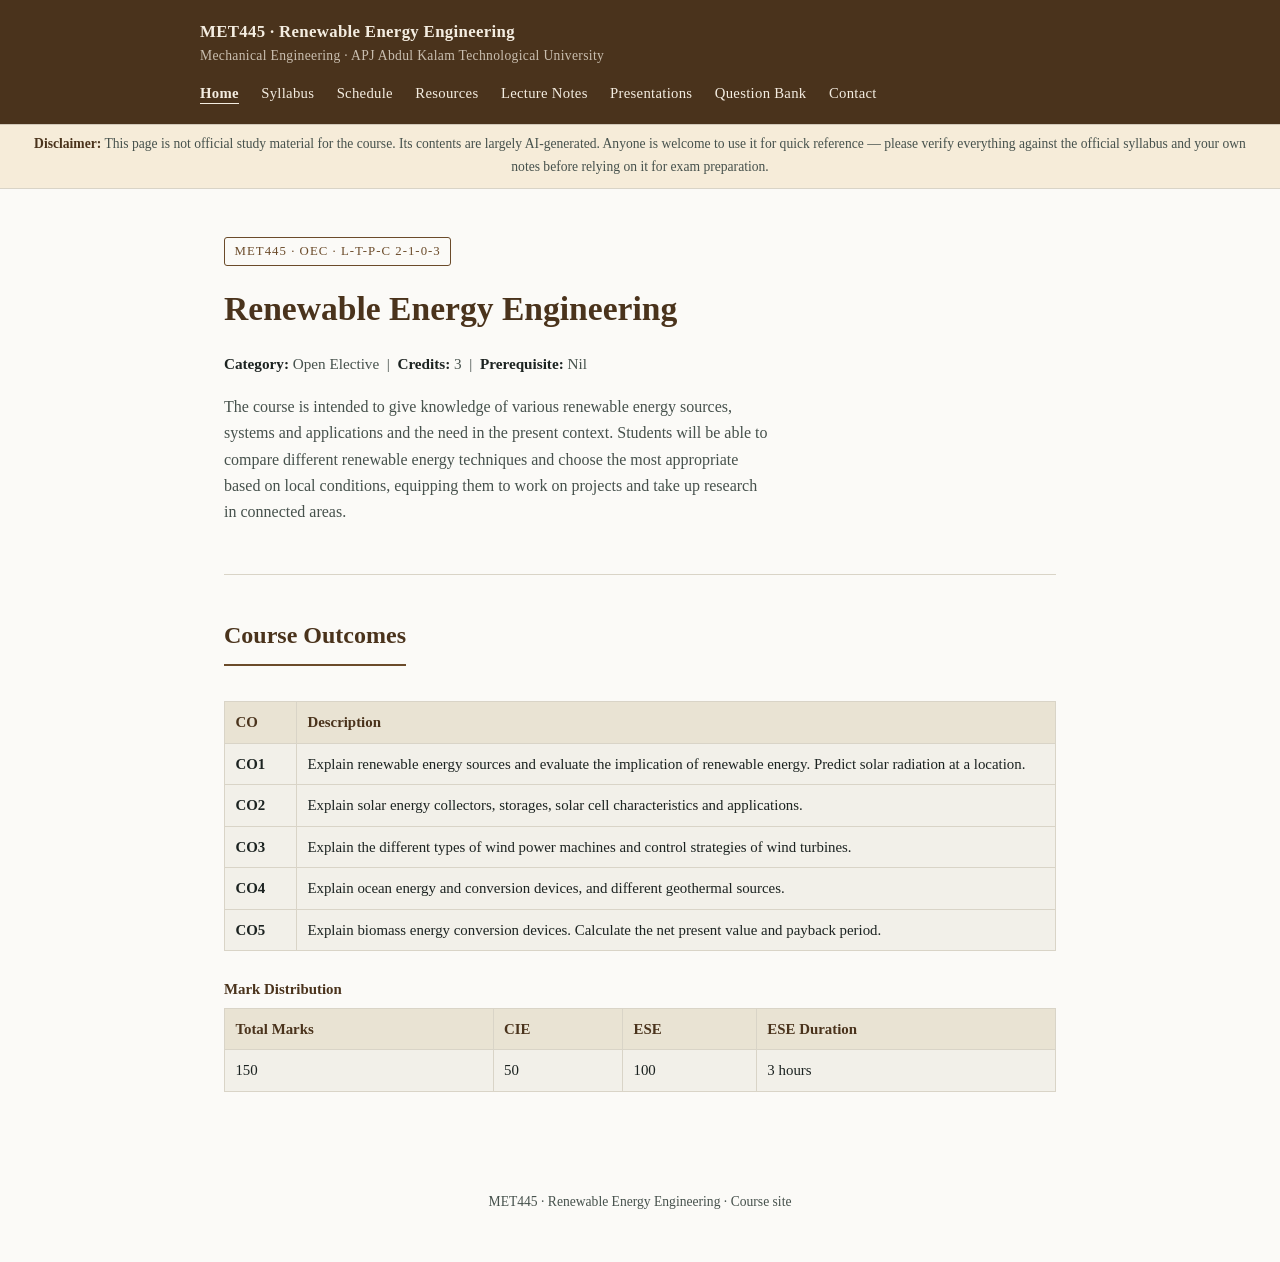
<file: index.html>
<!DOCTYPE html>
<html lang="en">
<head>
<meta charset="UTF-8">
<meta name="viewport" content="width=device-width, initial-scale=1.0">
<meta name="robots" content="noindex, nofollow">
<title>Home &middot; MET445 Renewable Energy Engineering</title>
<link rel="icon" href="favicon.svg" type="image/svg+xml">
<link rel="stylesheet" href="style.css">
</head>
<body>

<header class="site-header">
  <div class="header-inner">
    <div class="brand">
      <strong>MET445 &middot; Renewable Energy Engineering</strong>
      <span>Mechanical Engineering &middot; APJ Abdul Kalam Technological University</span>
    </div>
    <nav class="site-nav">
      <ul>
        <li><a href="index.html" class="active">Home</a></li>
        <li><a href="syllabus.html">Syllabus</a></li>
        <li><a href="schedule.html">Schedule</a></li>
        <li><a href="resources.html">Resources</a></li>
        <li><a href="lecture-notes.html">Lecture Notes</a></li>
        <li><a href="presentations.html">Presentations</a></li>
        <li><a href="question-bank.html">Question Bank</a></li>
        <li><a href="contact.html">Contact</a></li>
      </ul>
    </nav>
  </div>
</header>

<div class="disclaimer">
  <strong>Disclaimer:</strong> This page is not official study material for the course. Its contents are largely AI-generated. Anyone is welcome to use it for quick reference &mdash; please verify everything against the official syllabus and your own notes before relying on it for exam preparation.
</div>

<main>

  <section class="hero">
    <span class="code">MET445 &middot; OEC &middot; L-T-P-C 2-1-0-3</span>
    <h1>Renewable Energy Engineering</h1>
    <p class="meta"><strong>Category:</strong> Open Elective &nbsp;|&nbsp; <strong>Credits:</strong> 3 &nbsp;|&nbsp; <strong>Prerequisite:</strong> Nil</p>
    <p class="preamble">
      The course is intended to give knowledge of various renewable energy sources, systems and applications
      and the need in the present context. Students will be able to compare different renewable energy
      techniques and choose the most appropriate based on local conditions, equipping them to work on projects
      and take up research in connected areas.
    </p>
  </section>

  <section id="outcomes">
    <h2>Course Outcomes</h2>
    <table class="co-table">
      <thead>
        <tr><th>CO</th><th>Description</th></tr>
      </thead>
      <tbody>
        <tr><td>CO1</td><td>Explain renewable energy sources and evaluate the implication of renewable energy. Predict solar radiation at a location.</td></tr>
        <tr><td>CO2</td><td>Explain solar energy collectors, storages, solar cell characteristics and applications.</td></tr>
        <tr><td>CO3</td><td>Explain the different types of wind power machines and control strategies of wind turbines.</td></tr>
        <tr><td>CO4</td><td>Explain ocean energy and conversion devices, and different geothermal sources.</td></tr>
        <tr><td>CO5</td><td>Explain biomass energy conversion devices. Calculate the net present value and payback period.</td></tr>
      </tbody>
    </table>

    <table>
      <caption>Mark Distribution</caption>
      <thead><tr><th>Total Marks</th><th>CIE</th><th>ESE</th><th>ESE Duration</th></tr></thead>
      <tbody><tr><td>150</td><td>50</td><td>100</td><td>3 hours</td></tr></tbody>
    </table>
  </section>

</main>

<footer>
  MET445 &middot; Renewable Energy Engineering &middot; Course site
</footer>

</body>
</html>
</file>
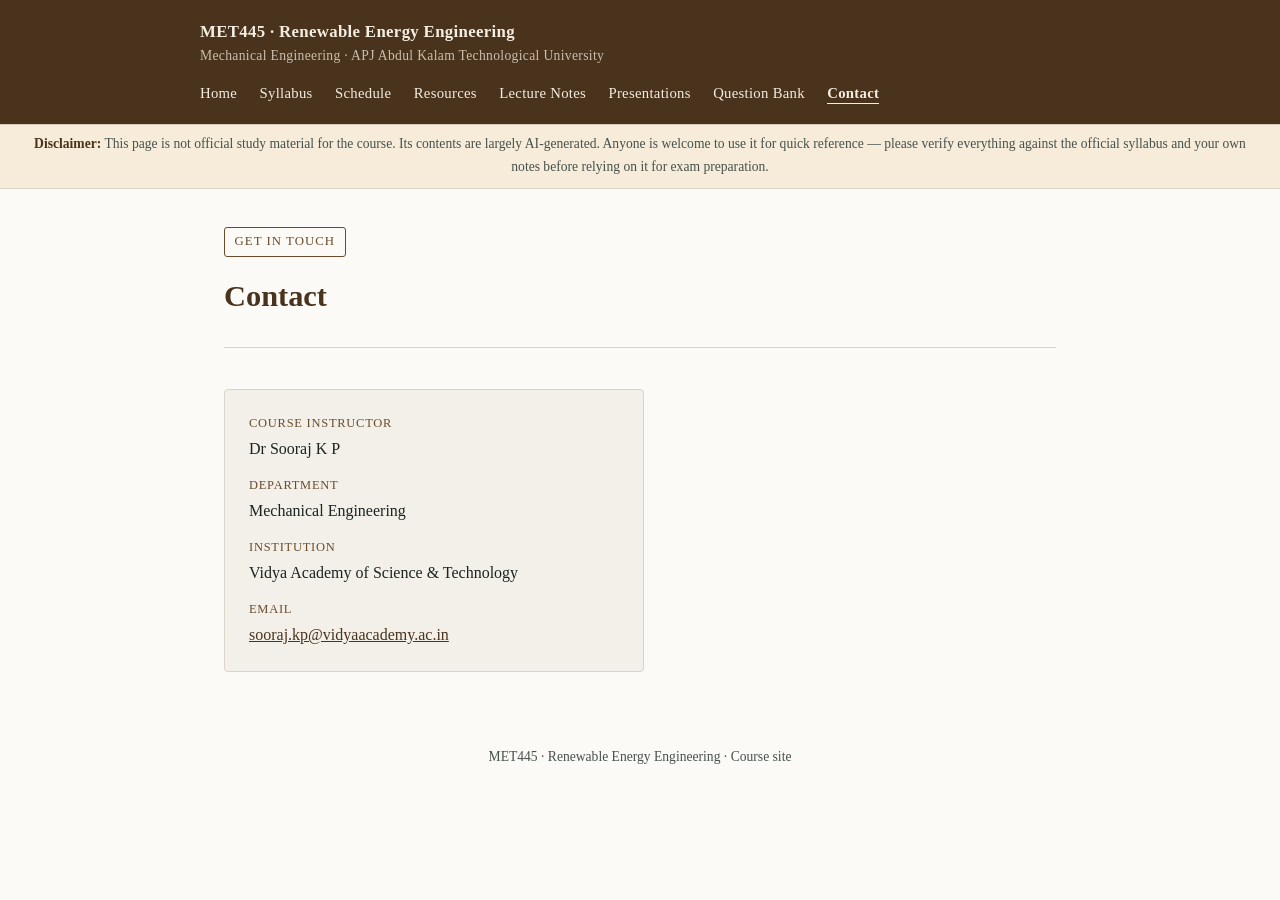
<file: contact.html>
<!DOCTYPE html>
<html lang="en">
<head>
<meta charset="UTF-8">
<meta name="viewport" content="width=device-width, initial-scale=1.0">
<meta name="robots" content="noindex, nofollow">
<title>Contact &middot; MET445 Renewable Energy Engineering</title>
<link rel="icon" href="favicon.svg" type="image/svg+xml">
<link rel="stylesheet" href="style.css">
</head>
<body>

<header class="site-header">
  <div class="header-inner">
    <div class="brand">
      <strong>MET445 &middot; Renewable Energy Engineering</strong>
      <span>Mechanical Engineering &middot; APJ Abdul Kalam Technological University</span>
    </div>
    <nav class="site-nav">
      <ul>
        <li><a href="index.html">Home</a></li>
        <li><a href="syllabus.html">Syllabus</a></li>
        <li><a href="schedule.html">Schedule</a></li>
        <li><a href="resources.html">Resources</a></li>
        <li><a href="lecture-notes.html">Lecture Notes</a></li>
        <li><a href="presentations.html">Presentations</a></li>
        <li><a href="question-bank.html">Question Bank</a></li>
        <li><a href="contact.html" class="active">Contact</a></li>
      </ul>
    </nav>
  </div>
</header>

<div class="disclaimer">
  <strong>Disclaimer:</strong> This page is not official study material for the course. Its contents are largely AI-generated. Anyone is welcome to use it for quick reference &mdash; please verify everything against the official syllabus and your own notes before relying on it for exam preparation.
</div>

<main>

  <div class="page-title">
    <span class="code">Get in Touch</span>
    <h1>Contact</h1>
  </div>

  <section id="contact">
    <div class="contact-card">
      <dl>
        <dt>Course Instructor</dt>
        <dd>Dr Sooraj K P</dd>
        <dt>Department</dt>
        <dd>Mechanical Engineering</dd>
        <dt>Institution</dt>
        <dd>Vidya Academy of Science &amp; Technology</dd>
        <dt>Email</dt>
        <dd><a href="mailto:sooraj.kp@vidyaacademy.ac.in">sooraj.kp@vidyaacademy.ac.in</a></dd>
      </dl>
    </div>
  </section>

</main>

<footer>
  MET445 &middot; Renewable Energy Engineering &middot; Course site
</footer>

</body>
</html>
</file>
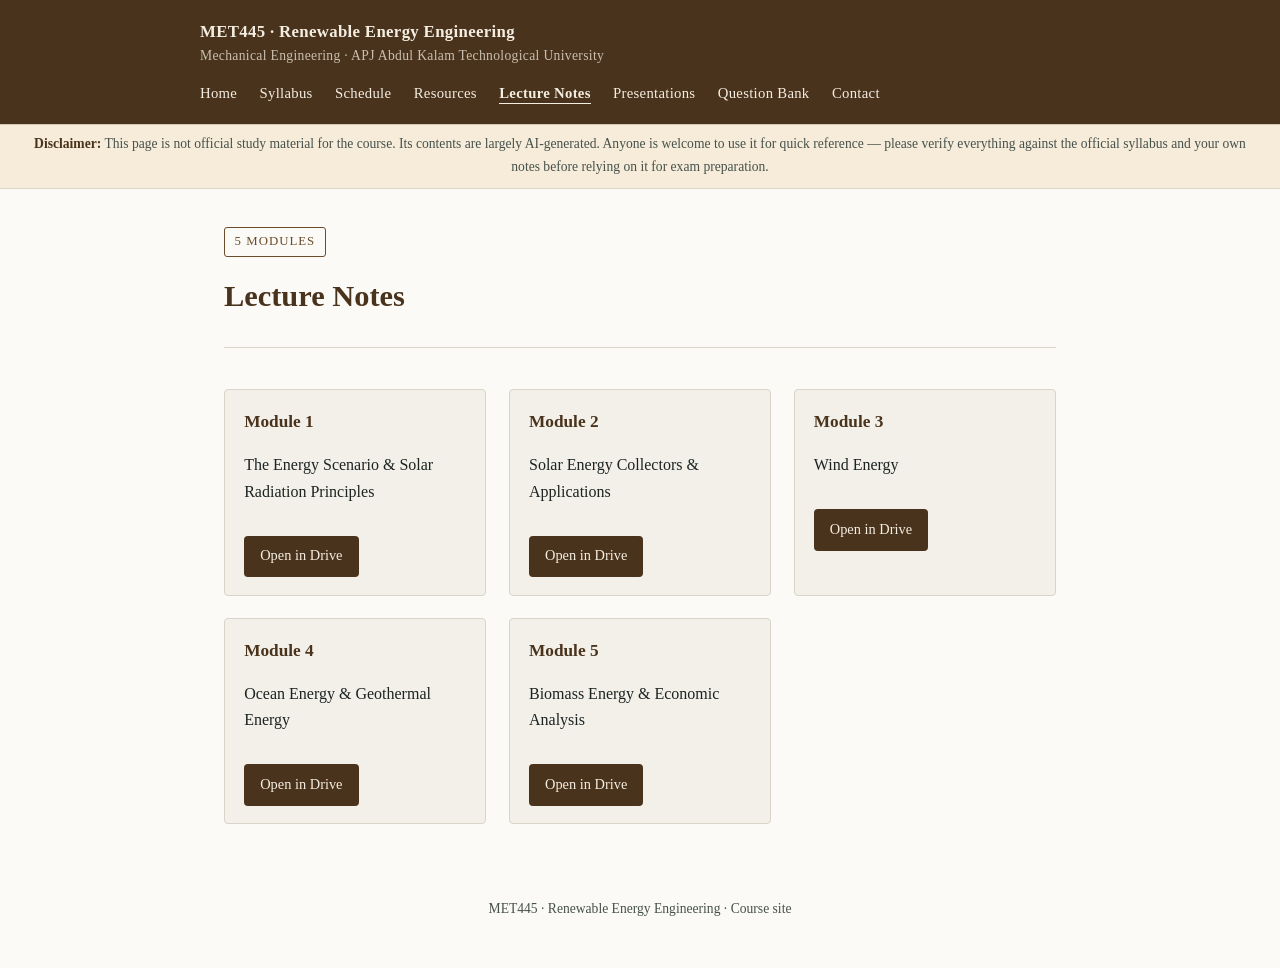
<file: lecture-notes.html>
<!DOCTYPE html>
<html lang="en">
<head>
<meta charset="UTF-8">
<meta name="viewport" content="width=device-width, initial-scale=1.0">
<meta name="robots" content="noindex, nofollow">
<title>Lecture Notes &middot; MET445 Renewable Energy Engineering</title>
<link rel="icon" href="favicon.svg" type="image/svg+xml">
<link rel="stylesheet" href="style.css">
</head>
<body>

<header class="site-header">
  <div class="header-inner">
    <div class="brand">
      <strong>MET445 &middot; Renewable Energy Engineering</strong>
      <span>Mechanical Engineering &middot; APJ Abdul Kalam Technological University</span>
    </div>
    <nav class="site-nav">
      <ul>
        <li><a href="index.html">Home</a></li>
        <li><a href="syllabus.html">Syllabus</a></li>
        <li><a href="schedule.html">Schedule</a></li>
        <li><a href="resources.html">Resources</a></li>
        <li><a href="lecture-notes.html" class="active">Lecture Notes</a></li>
        <li><a href="presentations.html">Presentations</a></li>
        <li><a href="question-bank.html">Question Bank</a></li>
        <li><a href="contact.html">Contact</a></li>
      </ul>
    </nav>
  </div>
</header>

<div class="disclaimer">
  <strong>Disclaimer:</strong> This page is not official study material for the course. Its contents are largely AI-generated. Anyone is welcome to use it for quick reference &mdash; please verify everything against the official syllabus and your own notes before relying on it for exam preparation.
</div>

<main>

  <div class="page-title">
    <span class="code">5 Modules</span>
    <h1>Lecture Notes</h1>
  </div>

  <section id="lecture-notes">
    <div class="resource-grid">
      <div class="resource-card">
        <h3>Module 1</h3>
        <p>The Energy Scenario &amp; Solar Radiation Principles</p>
        <a class="download-btn" href="https://drive.google.com/drive/folders/14MsYzXq_xFXzkiRg53J9Qzn4CNB6bKC9?usp=drive_link" target="_blank" rel="noopener">Open in Drive</a>
      </div>
      <div class="resource-card">
        <h3>Module 2</h3>
        <p>Solar Energy Collectors &amp; Applications</p>
        <a class="download-btn" href="https://drive.google.com/drive/folders/1zM4e3zZAsjhmb-gl1wqdRr6Pp0YDxjQB?usp=drive_link" target="_blank" rel="noopener">Open in Drive</a>
      </div>
      <div class="resource-card">
        <h3>Module 3</h3>
        <p>Wind Energy</p>
        <a class="download-btn" href="https://drive.google.com/drive/folders/1s3ucy4c0UsuPb95ifSUcDLFzS0EraGLX?usp=drive_link" target="_blank" rel="noopener">Open in Drive</a>
      </div>
      <div class="resource-card">
        <h3>Module 4</h3>
        <p>Ocean Energy &amp; Geothermal Energy</p>
        <a class="download-btn" href="https://drive.google.com/drive/folders/1ISDnyD6BzIC098InqXOJfRqSuoO9-vXA?usp=drive_link" target="_blank" rel="noopener">Open in Drive</a>
      </div>
      <div class="resource-card">
        <h3>Module 5</h3>
        <p>Biomass Energy &amp; Economic Analysis</p>
        <a class="download-btn" href="https://drive.google.com/drive/folders/1Xya2wMXwaFK6I2fgRBjnF056Fr2gxoRP?usp=drive_link" target="_blank" rel="noopener">Open in Drive</a>
      </div>
    </div>
  </section>

</main>

<footer>
  MET445 &middot; Renewable Energy Engineering &middot; Course site
</footer>

</body>
</html>
</file>
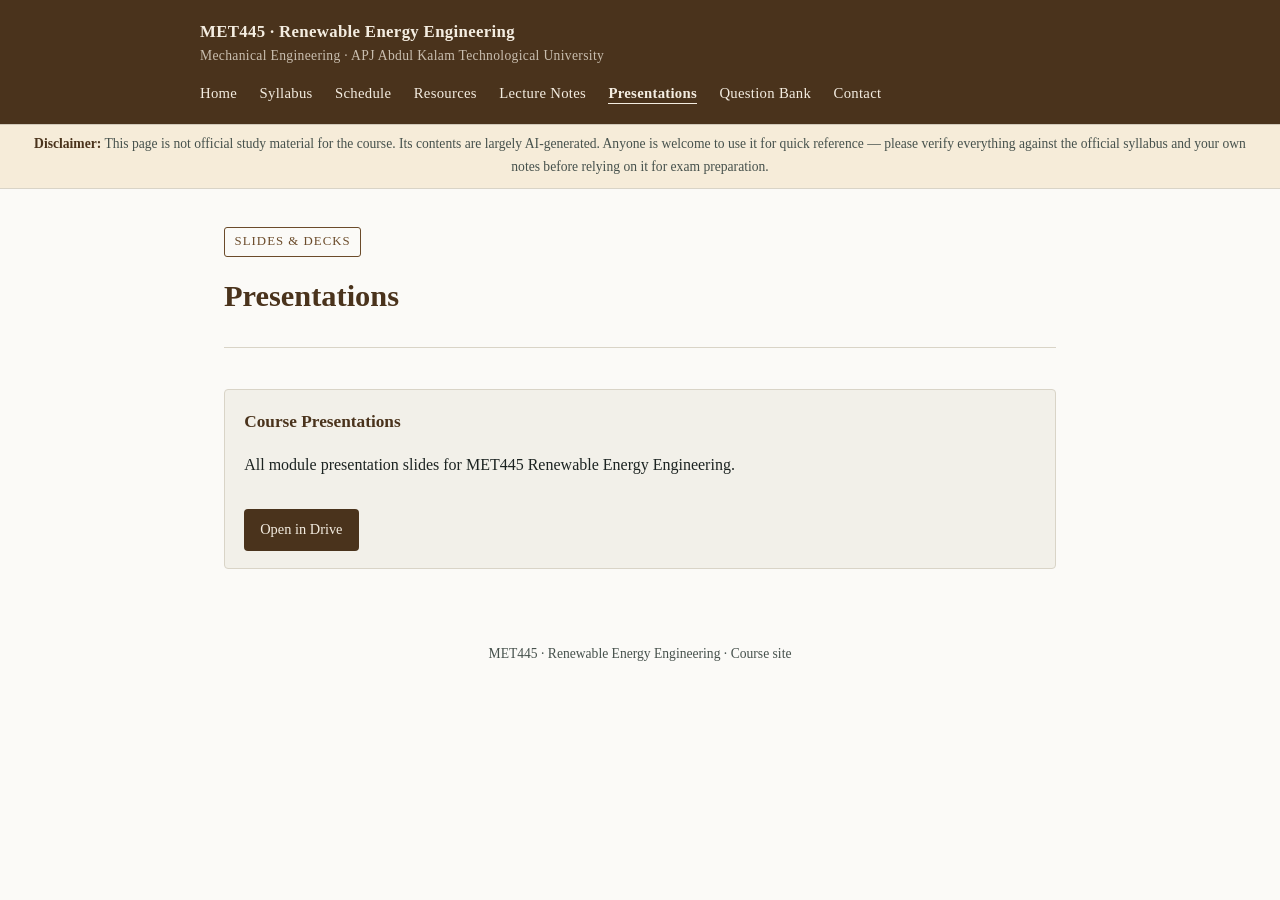
<file: presentations.html>
<!DOCTYPE html>
<html lang="en">
<head>
<meta charset="UTF-8">
<meta name="viewport" content="width=device-width, initial-scale=1.0">
<meta name="robots" content="noindex, nofollow">
<title>Presentations &middot; MET445 Renewable Energy Engineering</title>
<link rel="icon" href="favicon.svg" type="image/svg+xml">
<link rel="stylesheet" href="style.css">
</head>
<body>

<header class="site-header">
  <div class="header-inner">
    <div class="brand">
      <strong>MET445 &middot; Renewable Energy Engineering</strong>
      <span>Mechanical Engineering &middot; APJ Abdul Kalam Technological University</span>
    </div>
    <nav class="site-nav">
      <ul>
        <li><a href="index.html">Home</a></li>
        <li><a href="syllabus.html">Syllabus</a></li>
        <li><a href="schedule.html">Schedule</a></li>
        <li><a href="resources.html">Resources</a></li>
        <li><a href="lecture-notes.html">Lecture Notes</a></li>
        <li><a href="presentations.html" class="active">Presentations</a></li>
        <li><a href="question-bank.html">Question Bank</a></li>
        <li><a href="contact.html">Contact</a></li>
      </ul>
    </nav>
  </div>
</header>

<div class="disclaimer">
  <strong>Disclaimer:</strong> This page is not official study material for the course. Its contents are largely AI-generated. Anyone is welcome to use it for quick reference &mdash; please verify everything against the official syllabus and your own notes before relying on it for exam preparation.
</div>

<main>

  <div class="page-title">
    <span class="code">Slides &amp; Decks</span>
    <h1>Presentations</h1>
  </div>

  <section id="presentations">
    <div class="resource-grid">
      <div class="resource-card">
        <h3>Course Presentations</h3>
        <p>All module presentation slides for MET445 Renewable Energy Engineering.</p>
        <a class="download-btn" href="https://drive.google.com/drive/folders/1NJ0f0swNaOZ71k-8t397LhGvMTM77l-2?usp=drive_link" target="_blank" rel="noopener">Open in Drive</a>
      </div>
    </div>
  </section>

</main>

<footer>
  MET445 &middot; Renewable Energy Engineering &middot; Course site
</footer>

</body>
</html>
</file>
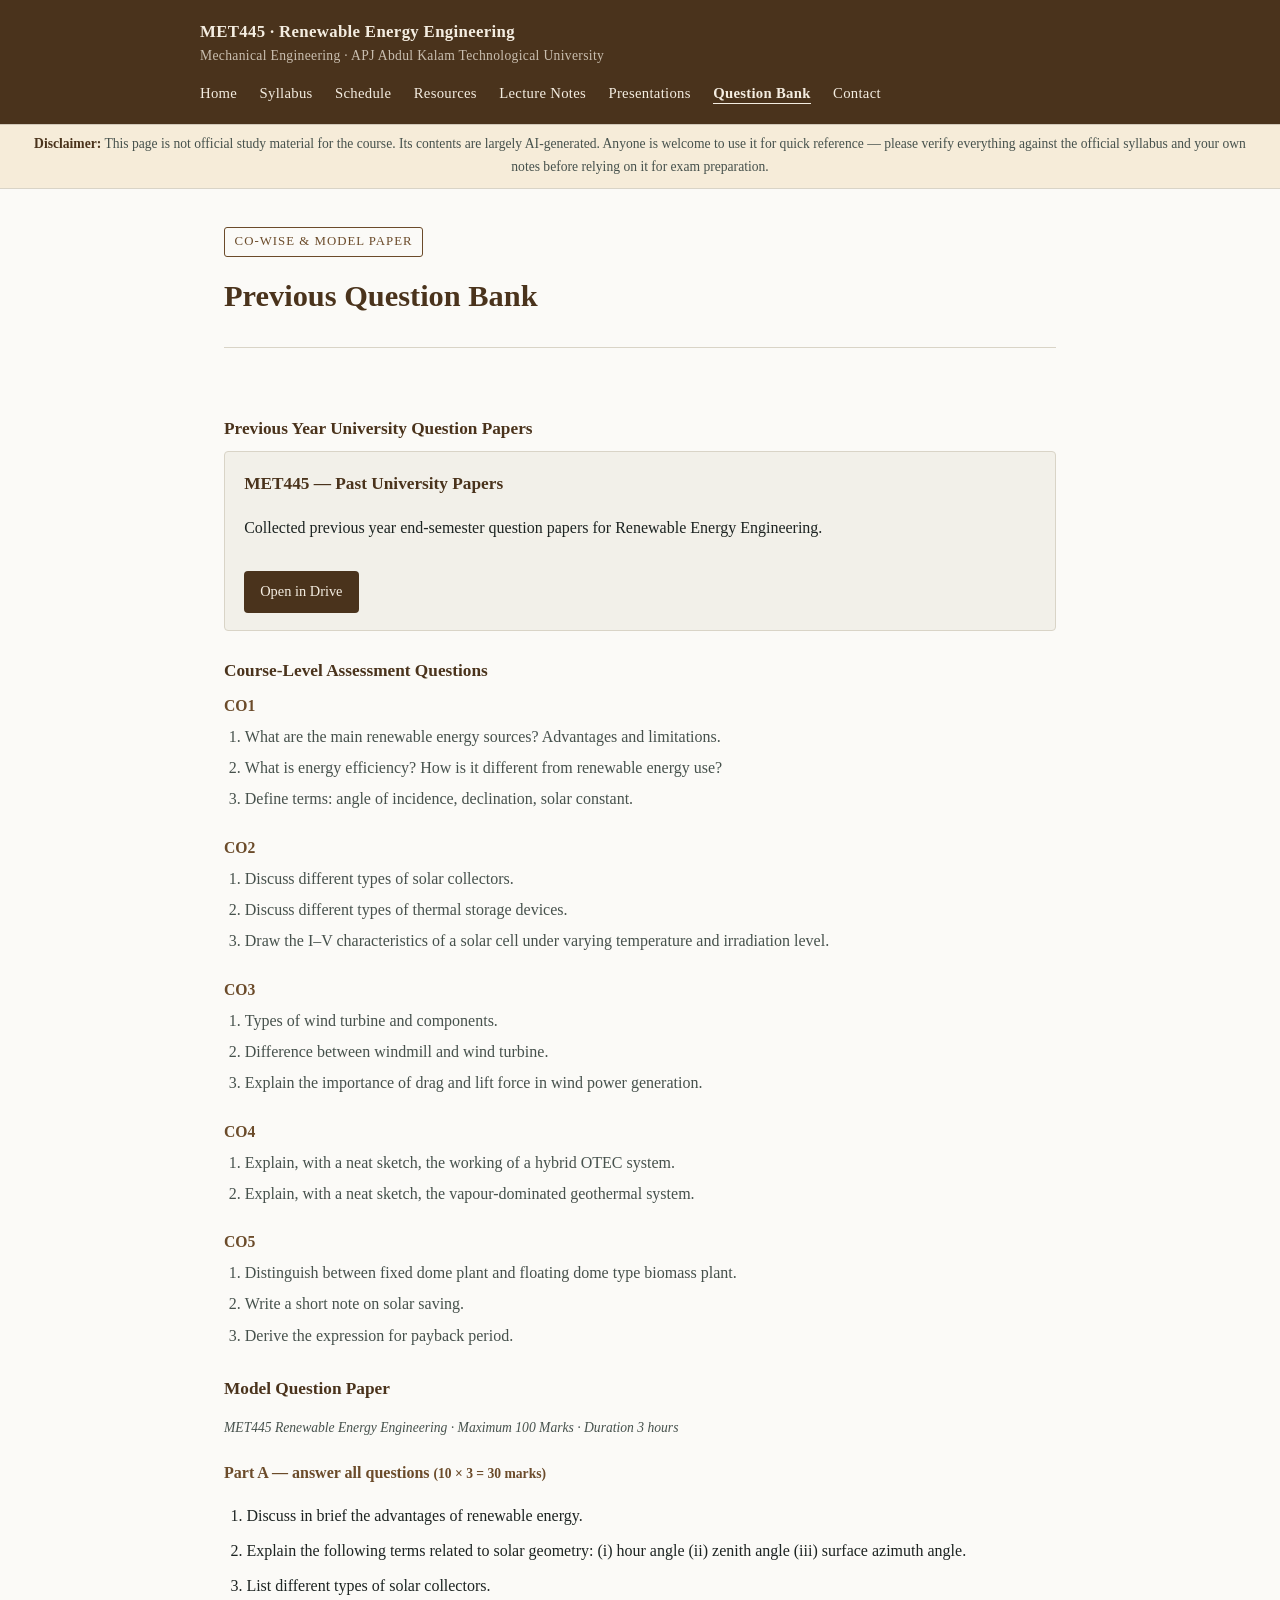
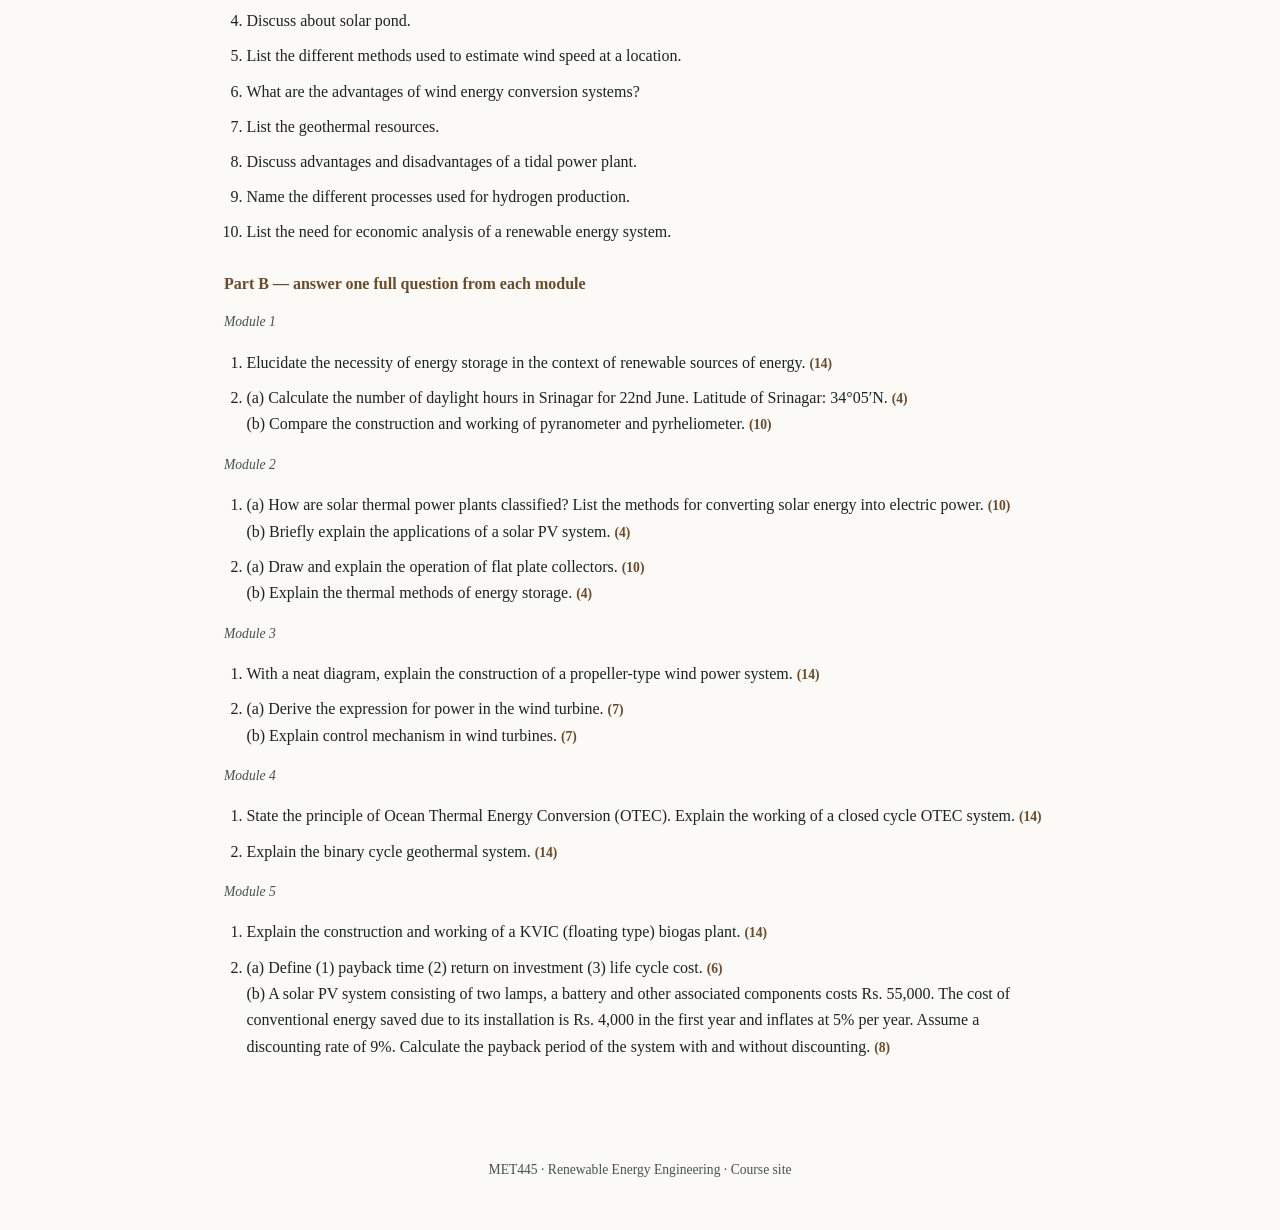
<file: question-bank.html>
<!DOCTYPE html>
<html lang="en">
<head>
<meta charset="UTF-8">
<meta name="viewport" content="width=device-width, initial-scale=1.0">
<meta name="robots" content="noindex, nofollow">
<title>Question Bank &middot; MET445 Renewable Energy Engineering</title>
<link rel="icon" href="favicon.svg" type="image/svg+xml">
<link rel="stylesheet" href="style.css">
</head>
<body>

<header class="site-header">
  <div class="header-inner">
    <div class="brand">
      <strong>MET445 &middot; Renewable Energy Engineering</strong>
      <span>Mechanical Engineering &middot; APJ Abdul Kalam Technological University</span>
    </div>
    <nav class="site-nav">
      <ul>
        <li><a href="index.html">Home</a></li>
        <li><a href="syllabus.html">Syllabus</a></li>
        <li><a href="schedule.html">Schedule</a></li>
        <li><a href="resources.html">Resources</a></li>
        <li><a href="lecture-notes.html">Lecture Notes</a></li>
        <li><a href="presentations.html">Presentations</a></li>
        <li><a href="question-bank.html" class="active">Question Bank</a></li>
        <li><a href="contact.html">Contact</a></li>
      </ul>
    </nav>
  </div>
</header>

<div class="disclaimer">
  <strong>Disclaimer:</strong> This page is not official study material for the course. Its contents are largely AI-generated. Anyone is welcome to use it for quick reference &mdash; please verify everything against the official syllabus and your own notes before relying on it for exam preparation.
</div>

<main>

  <div class="page-title">
    <span class="code">CO-wise &amp; Model Paper</span>
    <h1>Previous Question Bank</h1>
  </div>

  <section id="question-bank">

    <h3>Previous Year University Question Papers</h3>
    <div class="resource-grid">
      <div class="resource-card">
        <h3>MET445 &mdash; Past University Papers</h3>
        <p>Collected previous year end-semester question papers for Renewable Energy Engineering.</p>
        <a class="download-btn" href="https://drive.google.com/drive/folders/1_4FLRXeWi44W2vCeWXsUHMQ7QSqP8611?usp=drive_link" target="_blank" rel="noopener">Open in Drive</a>
      </div>
    </div>

    <h3>Course-Level Assessment Questions</h3>

    <div class="assess-block">
      <h4>CO1</h4>
      <ol>
        <li>What are the main renewable energy sources? Advantages and limitations.</li>
        <li>What is energy efficiency? How is it different from renewable energy use?</li>
        <li>Define terms: angle of incidence, declination, solar constant.</li>
      </ol>
    </div>
    <div class="assess-block">
      <h4>CO2</h4>
      <ol>
        <li>Discuss different types of solar collectors.</li>
        <li>Discuss different types of thermal storage devices.</li>
        <li>Draw the I&ndash;V characteristics of a solar cell under varying temperature and irradiation level.</li>
      </ol>
    </div>
    <div class="assess-block">
      <h4>CO3</h4>
      <ol>
        <li>Types of wind turbine and components.</li>
        <li>Difference between windmill and wind turbine.</li>
        <li>Explain the importance of drag and lift force in wind power generation.</li>
      </ol>
    </div>
    <div class="assess-block">
      <h4>CO4</h4>
      <ol>
        <li>Explain, with a neat sketch, the working of a hybrid OTEC system.</li>
        <li>Explain, with a neat sketch, the vapour-dominated geothermal system.</li>
      </ol>
    </div>
    <div class="assess-block">
      <h4>CO5</h4>
      <ol>
        <li>Distinguish between fixed dome plant and floating dome type biomass plant.</li>
        <li>Write a short note on solar saving.</li>
        <li>Derive the expression for payback period.</li>
      </ol>
    </div>

    <h3>Model Question Paper</h3>
    <p class="qp-note">MET445 Renewable Energy Engineering &middot; Maximum 100 Marks &middot; Duration 3 hours</p>

    <div class="qp-part">
      <h4>Part A &mdash; answer all questions <span class="marks">(10 &times; 3 = 30 marks)</span></h4>
      <ol>
        <li>Discuss in brief the advantages of renewable energy.</li>
        <li>Explain the following terms related to solar geometry: (i) hour angle (ii) zenith angle (iii) surface azimuth angle.</li>
        <li>List different types of solar collectors.</li>
        <li>Discuss about solar pond.</li>
        <li>List the different methods used to estimate wind speed at a location.</li>
        <li>What are the advantages of wind energy conversion systems?</li>
        <li>List the geothermal resources.</li>
        <li>Discuss advantages and disadvantages of a tidal power plant.</li>
        <li>Name the different processes used for hydrogen production.</li>
        <li>List the need for economic analysis of a renewable energy system.</li>
      </ol>
    </div>

    <div class="qp-part">
      <h4>Part B &mdash; answer one full question from each module</h4>
      <p class="qp-note">Module 1</p>
      <ol>
        <li>Elucidate the necessity of energy storage in the context of renewable sources of energy. <span class="marks">(14)</span></li>
        <li>(a) Calculate the number of daylight hours in Srinagar for 22nd June. Latitude of Srinagar: 34&deg;05&prime;N. <span class="marks">(4)</span><br>(b) Compare the construction and working of pyranometer and pyrheliometer. <span class="marks">(10)</span></li>
      </ol>
      <p class="qp-note">Module 2</p>
      <ol>
        <li>(a) How are solar thermal power plants classified? List the methods for converting solar energy into electric power. <span class="marks">(10)</span><br>(b) Briefly explain the applications of a solar PV system. <span class="marks">(4)</span></li>
        <li>(a) Draw and explain the operation of flat plate collectors. <span class="marks">(10)</span><br>(b) Explain the thermal methods of energy storage. <span class="marks">(4)</span></li>
      </ol>
      <p class="qp-note">Module 3</p>
      <ol>
        <li>With a neat diagram, explain the construction of a propeller-type wind power system. <span class="marks">(14)</span></li>
        <li>(a) Derive the expression for power in the wind turbine. <span class="marks">(7)</span><br>(b) Explain control mechanism in wind turbines. <span class="marks">(7)</span></li>
      </ol>
      <p class="qp-note">Module 4</p>
      <ol>
        <li>State the principle of Ocean Thermal Energy Conversion (OTEC). Explain the working of a closed cycle OTEC system. <span class="marks">(14)</span></li>
        <li>Explain the binary cycle geothermal system. <span class="marks">(14)</span></li>
      </ol>
      <p class="qp-note">Module 5</p>
      <ol>
        <li>Explain the construction and working of a KVIC (floating type) biogas plant. <span class="marks">(14)</span></li>
        <li>(a) Define (1) payback time (2) return on investment (3) life cycle cost. <span class="marks">(6)</span><br>(b) A solar PV system consisting of two lamps, a battery and other associated components costs Rs. 55,000. The cost of conventional energy saved due to its installation is Rs. 4,000 in the first year and inflates at 5% per year. Assume a discounting rate of 9%. Calculate the payback period of the system with and without discounting. <span class="marks">(8)</span></li>
      </ol>
    </div>
  </section>

</main>

<footer>
  MET445 &middot; Renewable Energy Engineering &middot; Course site
</footer>

</body>
</html>
</file>
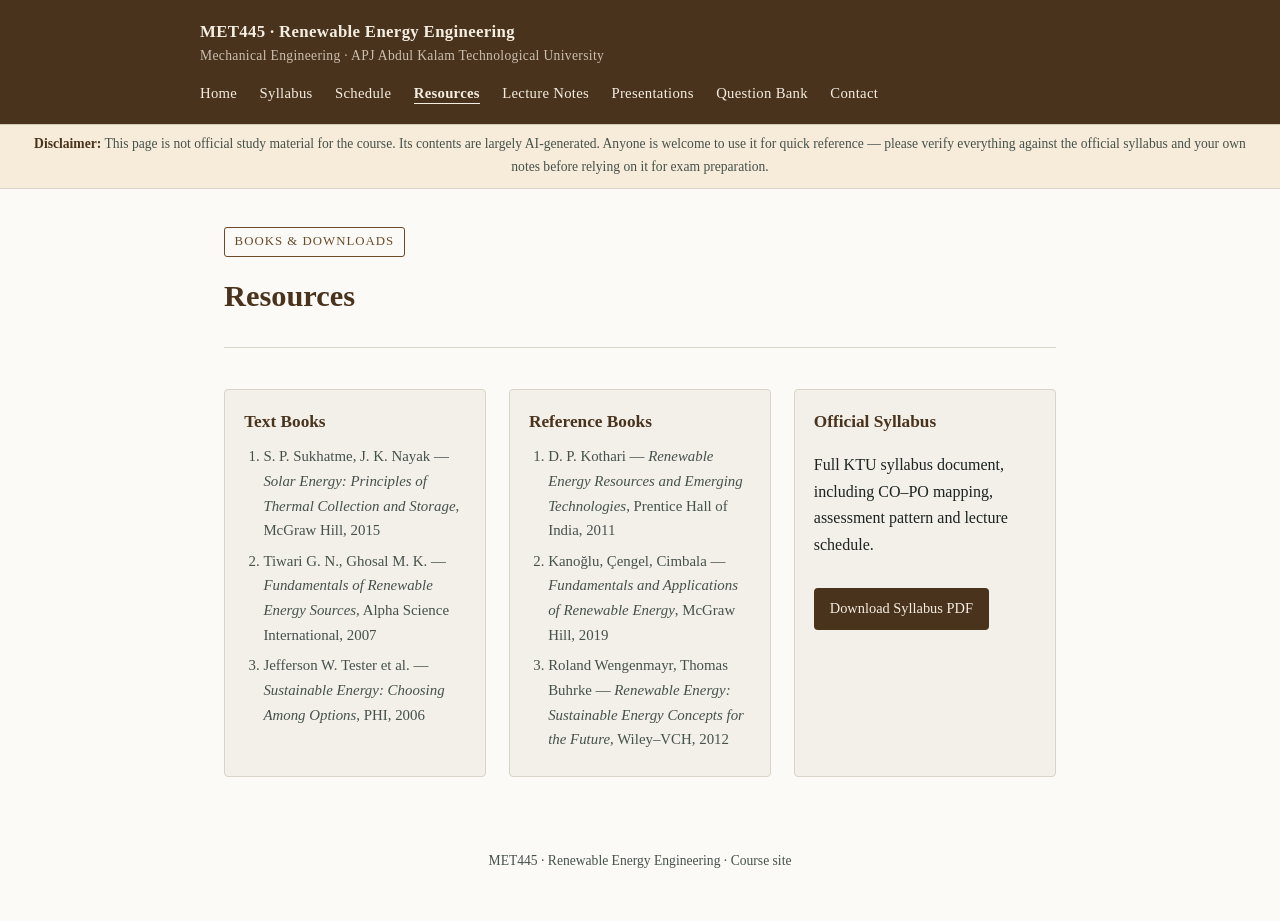
<file: resources.html>
<!DOCTYPE html>
<html lang="en">
<head>
<meta charset="UTF-8">
<meta name="viewport" content="width=device-width, initial-scale=1.0">
<meta name="robots" content="noindex, nofollow">
<title>Resources &middot; MET445 Renewable Energy Engineering</title>
<link rel="icon" href="favicon.svg" type="image/svg+xml">
<link rel="stylesheet" href="style.css">
</head>
<body>

<header class="site-header">
  <div class="header-inner">
    <div class="brand">
      <strong>MET445 &middot; Renewable Energy Engineering</strong>
      <span>Mechanical Engineering &middot; APJ Abdul Kalam Technological University</span>
    </div>
    <nav class="site-nav">
      <ul>
        <li><a href="index.html">Home</a></li>
        <li><a href="syllabus.html">Syllabus</a></li>
        <li><a href="schedule.html">Schedule</a></li>
        <li><a href="resources.html" class="active">Resources</a></li>
        <li><a href="lecture-notes.html">Lecture Notes</a></li>
        <li><a href="presentations.html">Presentations</a></li>
        <li><a href="question-bank.html">Question Bank</a></li>
        <li><a href="contact.html">Contact</a></li>
      </ul>
    </nav>
  </div>
</header>

<div class="disclaimer">
  <strong>Disclaimer:</strong> This page is not official study material for the course. Its contents are largely AI-generated. Anyone is welcome to use it for quick reference &mdash; please verify everything against the official syllabus and your own notes before relying on it for exam preparation.
</div>

<main>

  <div class="page-title">
    <span class="code">Books &amp; Downloads</span>
    <h1>Resources</h1>
  </div>

  <section id="resources">
    <div class="resource-grid">
      <div class="resource-card">
        <h3>Text Books</h3>
        <ol>
          <li>S. P. Sukhatme, J. K. Nayak &mdash; <em>Solar Energy: Principles of Thermal Collection and Storage</em>, McGraw Hill, 2015</li>
          <li>Tiwari G. N., Ghosal M. K. &mdash; <em>Fundamentals of Renewable Energy Sources</em>, Alpha Science International, 2007</li>
          <li>Jefferson W. Tester et al. &mdash; <em>Sustainable Energy: Choosing Among Options</em>, PHI, 2006</li>
        </ol>
      </div>
      <div class="resource-card">
        <h3>Reference Books</h3>
        <ol>
          <li>D. P. Kothari &mdash; <em>Renewable Energy Resources and Emerging Technologies</em>, Prentice Hall of India, 2011</li>
          <li>Kano&#287;lu, &Ccedil;engel, Cimbala &mdash; <em>Fundamentals and Applications of Renewable Energy</em>, McGraw Hill, 2019</li>
          <li>Roland Wengenmayr, Thomas Buhrke &mdash; <em>Renewable Energy: Sustainable Energy Concepts for the Future</em>, Wiley&ndash;VCH, 2012</li>
        </ol>
      </div>
      <div class="resource-card">
        <h3>Official Syllabus</h3>
        <p>Full KTU syllabus document, including CO&ndash;PO mapping, assessment pattern and lecture schedule.</p>
        <a class="download-btn" href="MET%20445%20Syllabus.pdf" target="_blank" rel="noopener">Download Syllabus PDF</a>
      </div>
    </div>
  </section>

</main>

<footer>
  MET445 &middot; Renewable Energy Engineering &middot; Course site
</footer>

</body>
</html>
</file>
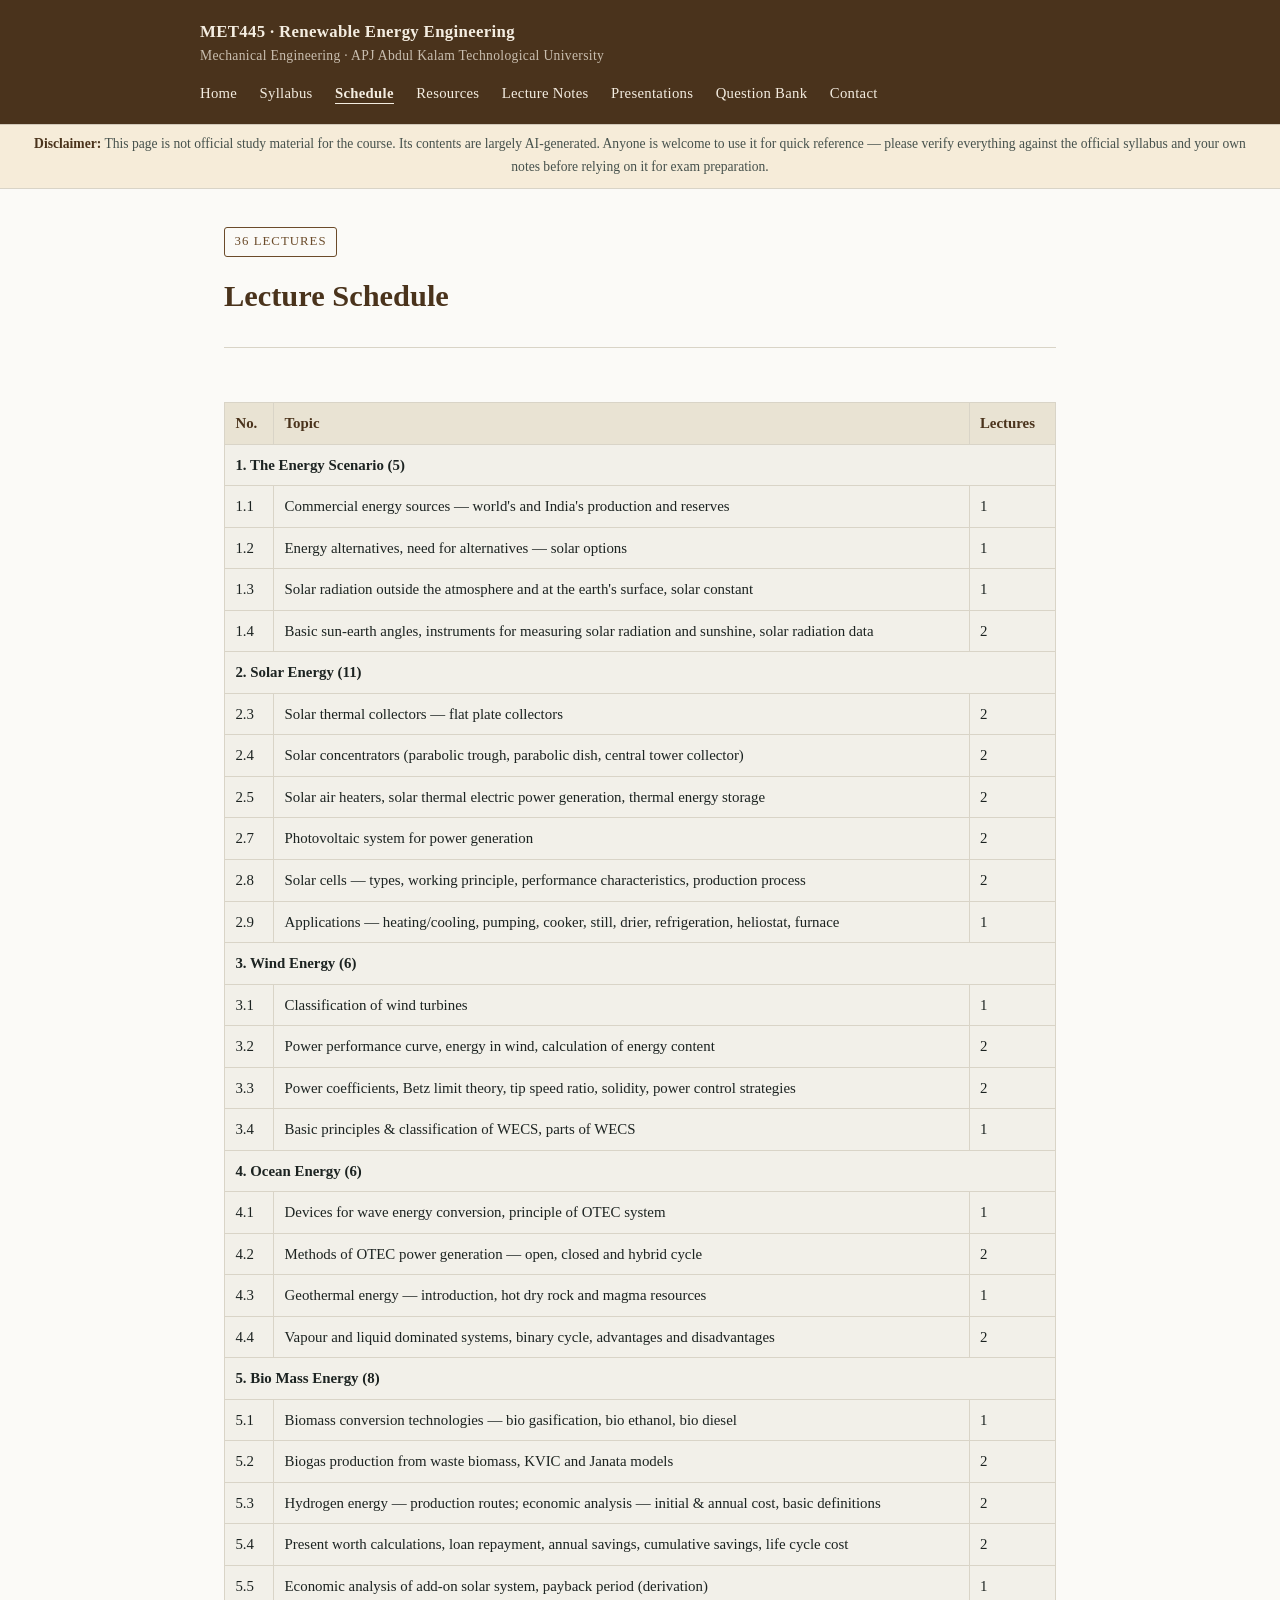
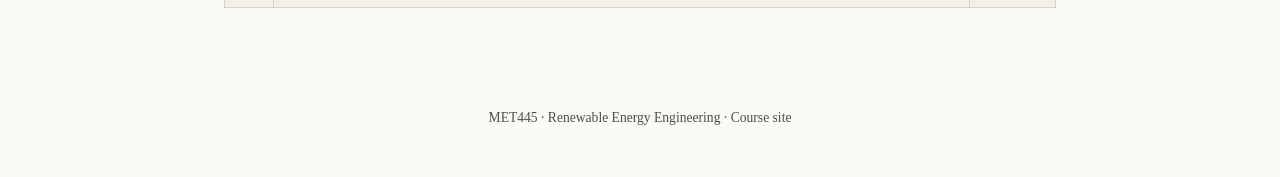
<file: schedule.html>
<!DOCTYPE html>
<html lang="en">
<head>
<meta charset="UTF-8">
<meta name="viewport" content="width=device-width, initial-scale=1.0">
<meta name="robots" content="noindex, nofollow">
<title>Schedule &middot; MET445 Renewable Energy Engineering</title>
<link rel="icon" href="favicon.svg" type="image/svg+xml">
<link rel="stylesheet" href="style.css">
</head>
<body>

<header class="site-header">
  <div class="header-inner">
    <div class="brand">
      <strong>MET445 &middot; Renewable Energy Engineering</strong>
      <span>Mechanical Engineering &middot; APJ Abdul Kalam Technological University</span>
    </div>
    <nav class="site-nav">
      <ul>
        <li><a href="index.html">Home</a></li>
        <li><a href="syllabus.html">Syllabus</a></li>
        <li><a href="schedule.html" class="active">Schedule</a></li>
        <li><a href="resources.html">Resources</a></li>
        <li><a href="lecture-notes.html">Lecture Notes</a></li>
        <li><a href="presentations.html">Presentations</a></li>
        <li><a href="question-bank.html">Question Bank</a></li>
        <li><a href="contact.html">Contact</a></li>
      </ul>
    </nav>
  </div>
</header>

<div class="disclaimer">
  <strong>Disclaimer:</strong> This page is not official study material for the course. Its contents are largely AI-generated. Anyone is welcome to use it for quick reference &mdash; please verify everything against the official syllabus and your own notes before relying on it for exam preparation.
</div>

<main>

  <div class="page-title">
    <span class="code">36 Lectures</span>
    <h1>Lecture Schedule</h1>
  </div>

  <section id="schedule">
    <table>
      <thead><tr><th>No.</th><th>Topic</th><th>Lectures</th></tr></thead>
      <tbody>
        <tr><td colspan="3"><strong>1. The Energy Scenario (5)</strong></td></tr>
        <tr><td>1.1</td><td>Commercial energy sources &mdash; world's and India's production and reserves</td><td>1</td></tr>
        <tr><td>1.2</td><td>Energy alternatives, need for alternatives &mdash; solar options</td><td>1</td></tr>
        <tr><td>1.3</td><td>Solar radiation outside the atmosphere and at the earth's surface, solar constant</td><td>1</td></tr>
        <tr><td>1.4</td><td>Basic sun-earth angles, instruments for measuring solar radiation and sunshine, solar radiation data</td><td>2</td></tr>

        <tr><td colspan="3"><strong>2. Solar Energy (11)</strong></td></tr>
        <tr><td>2.3</td><td>Solar thermal collectors &mdash; flat plate collectors</td><td>2</td></tr>
        <tr><td>2.4</td><td>Solar concentrators (parabolic trough, parabolic dish, central tower collector)</td><td>2</td></tr>
        <tr><td>2.5</td><td>Solar air heaters, solar thermal electric power generation, thermal energy storage</td><td>2</td></tr>
        <tr><td>2.7</td><td>Photovoltaic system for power generation</td><td>2</td></tr>
        <tr><td>2.8</td><td>Solar cells &mdash; types, working principle, performance characteristics, production process</td><td>2</td></tr>
        <tr><td>2.9</td><td>Applications &mdash; heating/cooling, pumping, cooker, still, drier, refrigeration, heliostat, furnace</td><td>1</td></tr>

        <tr><td colspan="3"><strong>3. Wind Energy (6)</strong></td></tr>
        <tr><td>3.1</td><td>Classification of wind turbines</td><td>1</td></tr>
        <tr><td>3.2</td><td>Power performance curve, energy in wind, calculation of energy content</td><td>2</td></tr>
        <tr><td>3.3</td><td>Power coefficients, Betz limit theory, tip speed ratio, solidity, power control strategies</td><td>2</td></tr>
        <tr><td>3.4</td><td>Basic principles &amp; classification of WECS, parts of WECS</td><td>1</td></tr>

        <tr><td colspan="3"><strong>4. Ocean Energy (6)</strong></td></tr>
        <tr><td>4.1</td><td>Devices for wave energy conversion, principle of OTEC system</td><td>1</td></tr>
        <tr><td>4.2</td><td>Methods of OTEC power generation &mdash; open, closed and hybrid cycle</td><td>2</td></tr>
        <tr><td>4.3</td><td>Geothermal energy &mdash; introduction, hot dry rock and magma resources</td><td>1</td></tr>
        <tr><td>4.4</td><td>Vapour and liquid dominated systems, binary cycle, advantages and disadvantages</td><td>2</td></tr>

        <tr><td colspan="3"><strong>5. Bio Mass Energy (8)</strong></td></tr>
        <tr><td>5.1</td><td>Biomass conversion technologies &mdash; bio gasification, bio ethanol, bio diesel</td><td>1</td></tr>
        <tr><td>5.2</td><td>Biogas production from waste biomass, KVIC and Janata models</td><td>2</td></tr>
        <tr><td>5.3</td><td>Hydrogen energy &mdash; production routes; economic analysis &mdash; initial &amp; annual cost, basic definitions</td><td>2</td></tr>
        <tr><td>5.4</td><td>Present worth calculations, loan repayment, annual savings, cumulative savings, life cycle cost</td><td>2</td></tr>
        <tr><td>5.5</td><td>Economic analysis of add-on solar system, payback period (derivation)</td><td>1</td></tr>
      </tbody>
    </table>
  </section>

</main>

<footer>
  MET445 &middot; Renewable Energy Engineering &middot; Course site
</footer>

</body>
</html>
</file>
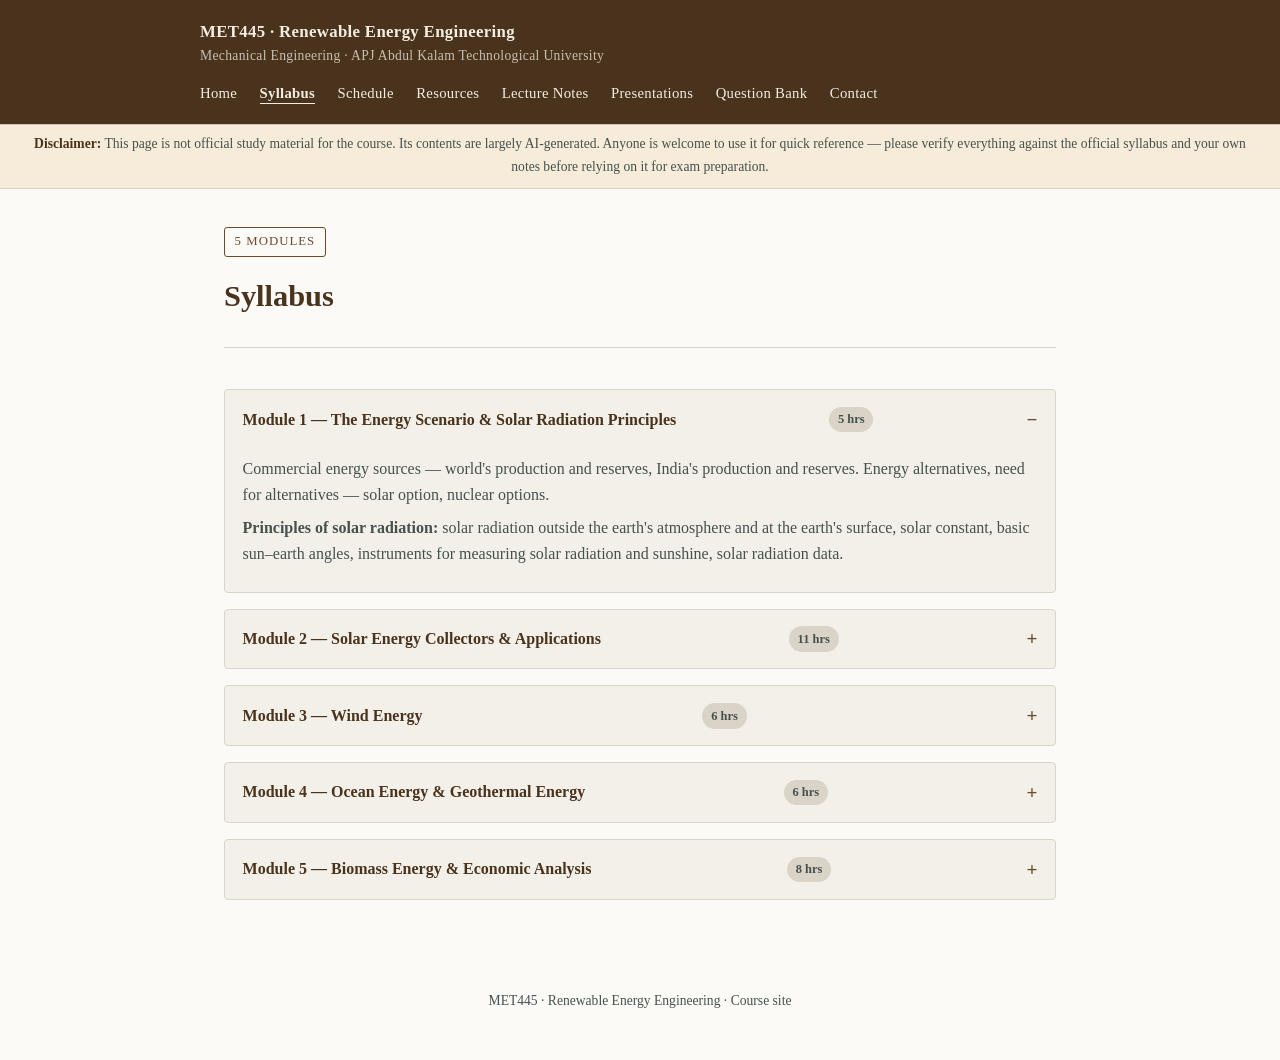
<file: syllabus.html>
<!DOCTYPE html>
<html lang="en">
<head>
<meta charset="UTF-8">
<meta name="viewport" content="width=device-width, initial-scale=1.0">
<meta name="robots" content="noindex, nofollow">
<title>Syllabus &middot; MET445 Renewable Energy Engineering</title>
<link rel="icon" href="favicon.svg" type="image/svg+xml">
<link rel="stylesheet" href="style.css">
</head>
<body>

<header class="site-header">
  <div class="header-inner">
    <div class="brand">
      <strong>MET445 &middot; Renewable Energy Engineering</strong>
      <span>Mechanical Engineering &middot; APJ Abdul Kalam Technological University</span>
    </div>
    <nav class="site-nav">
      <ul>
        <li><a href="index.html">Home</a></li>
        <li><a href="syllabus.html" class="active">Syllabus</a></li>
        <li><a href="schedule.html">Schedule</a></li>
        <li><a href="resources.html">Resources</a></li>
        <li><a href="lecture-notes.html">Lecture Notes</a></li>
        <li><a href="presentations.html">Presentations</a></li>
        <li><a href="question-bank.html">Question Bank</a></li>
        <li><a href="contact.html">Contact</a></li>
      </ul>
    </nav>
  </div>
</header>

<div class="disclaimer">
  <strong>Disclaimer:</strong> This page is not official study material for the course. Its contents are largely AI-generated. Anyone is welcome to use it for quick reference &mdash; please verify everything against the official syllabus and your own notes before relying on it for exam preparation.
</div>

<main>

  <div class="page-title">
    <span class="code">5 Modules</span>
    <h1>Syllabus</h1>
  </div>

  <section id="syllabus">

    <details class="module" open>
      <summary>Module 1 &mdash; The Energy Scenario &amp; Solar Radiation Principles <span class="pill">5 hrs</span></summary>
      <div class="body">
        <p>Commercial energy sources &mdash; world's production and reserves, India's production and reserves. Energy alternatives, need for alternatives &mdash; solar option, nuclear options.</p>
        <p><strong>Principles of solar radiation:</strong> solar radiation outside the earth's atmosphere and at the earth's surface, solar constant, basic sun&ndash;earth angles, instruments for measuring solar radiation and sunshine, solar radiation data.</p>
      </div>
    </details>

    <details class="module">
      <summary>Module 2 &mdash; Solar Energy Collectors &amp; Applications <span class="pill">11 hrs</span></summary>
      <div class="body">
        <p><strong>Solar energy collectors:</strong> solar thermal collectors &mdash; flat plate collectors, solar concentrators (parabolic trough, parabolic dish, central tower collector), solar air heaters.</p>
        <p><strong>Solar thermal electric power generation:</strong> thermal energy storage &mdash; sensible heat storage, latent heat storage, thermo-chemical storage, photovoltaic system for power generation, solar pond.</p>
        <p><strong>Solar cells:</strong> types of solar cells, principle of working and performance characteristics, production process (block diagram only).</p>
        <p><strong>Applications:</strong> solar space heating and cooling of buildings, solar pumping, solar cooker, solar still, solar drier, solar refrigeration and air-conditioning, heliostat, solar furnace.</p>
      </div>
    </details>

    <details class="module">
      <summary>Module 3 &mdash; Wind Energy <span class="pill">6 hrs</span></summary>
      <div class="body">
        <p>Classification of wind turbines and power performance curve. Energy in wind, calculation of energy content, power coefficients, Betz limit theory, tip speed ratio, solidity of turbine, power control strategies.</p>
        <p>Basic principles of Wind Energy Conversion Systems (WECS), classification of WECS, parts of WECS.</p>
      </div>
    </details>

    <details class="module">
      <summary>Module 4 &mdash; Ocean Energy &amp; Geothermal Energy <span class="pill">6 hrs</span></summary>
      <div class="body">
        <p><strong>Ocean energy:</strong> devices for wave energy conversion. Ocean Thermal Energy Conversion (OTEC) &mdash; principle of OTEC system, methods of OTEC power generation: open cycle (Claude cycle), closed cycle (Anderson cycle) and hybrid cycle (block diagram description).</p>
        <p><strong>Geothermal energy:</strong> introduction, hot dry rock resources, magma resources, vapour and liquid dominated systems, binary cycle, advantages and disadvantages.</p>
      </div>
    </details>

    <details class="module">
      <summary>Module 5 &mdash; Biomass Energy &amp; Economic Analysis <span class="pill">8 hrs</span></summary>
      <div class="body">
        <p><strong>Biomass energy:</strong> biomass conversion technologies &mdash; bio gasification, bio ethanol, bio diesel. Biogas production from waste biomass, factors affecting biogas generation, KVIC and Janata biogas models. Hydrogen energy &mdash; various routes for production of hydrogen energy.</p>
        <p><strong>Economic analysis:</strong> initial and annual cost, basic definitions, present worth calculations, repayment of loan in equal annual installments, annual savings, cumulative savings and life cycle cost, economic analysis of add-on solar system, payback period (derivation).</p>
      </div>
    </details>
  </section>

</main>

<footer>
  MET445 &middot; Renewable Energy Engineering &middot; Course site
</footer>

</body>
</html>
</file>
<file: style.css>
:root {
  --ink: #1c2321;
  --ink-soft: #46514c;
  --paper: #fbfaf7;
  --paper-alt: #f2f0e9;
  --line: #d9d4c7;
  --accent: #6b4b2a;
  --accent-deep: #4a331c;
  --maxw: 880px;
}

* { box-sizing: border-box; }

html { scroll-behavior: smooth; }

body {
  margin: 0;
  background: var(--paper);
  color: var(--ink);
  font-family: "Iowan Old Style", "Palatino Linotype", Georgia, "Times New Roman", serif;
  line-height: 1.65;
}

header.site-header {
  background: var(--accent-deep);
  color: #f4ede1;
  padding: 1.1rem 1.5rem;
  position: sticky;
  top: 0;
  z-index: 10;
  box-shadow: 0 1px 0 rgba(0,0,0,0.15);
}

.header-inner {
  max-width: var(--maxw);
  margin: 0 auto;
  display: flex;
  align-items: center;
  justify-content: space-between;
  flex-wrap: wrap;
  gap: 0.75rem;
}

.brand {
  font-size: 1.05rem;
  letter-spacing: 0.02em;
}

.brand strong { font-weight: 700; }
.brand span { opacity: 0.75; font-size: 0.85rem; display: block; }

nav.site-nav ul {
  list-style: none;
  display: flex;
  gap: 1.4rem;
  margin: 0;
  padding: 0;
  flex-wrap: wrap;
}

nav.site-nav a {
  color: #f4ede1;
  text-decoration: none;
  font-size: 0.92rem;
  letter-spacing: 0.02em;
  border-bottom: 1px solid transparent;
  padding-bottom: 2px;
}

nav.site-nav a:hover { border-bottom-color: #f4ede1; }
nav.site-nav a.active { border-bottom-color: #f4ede1; font-weight: 700; }

.page-title {
  padding: 2.4rem 0 1.6rem;
  border-bottom: 1px solid var(--line);
}
.page-title .code {
  display: inline-block;
  font-size: 0.8rem;
  letter-spacing: 0.08em;
  text-transform: uppercase;
  color: var(--accent);
  border: 1px solid var(--accent);
  padding: 0.2rem 0.6rem;
  border-radius: 3px;
  margin-bottom: 0.9rem;
}
.page-title h1 {
  font-size: 1.9rem;
  margin: 0;
  color: var(--accent-deep);
}

.disclaimer {
  background: #f6ecd9;
  border-bottom: 1px solid var(--line);
  color: var(--ink-soft);
  font-size: 0.85rem;
  text-align: center;
  padding: 0.6rem 1.5rem;
}
.disclaimer strong { color: var(--accent-deep); }

main { max-width: var(--maxw); margin: 0 auto; padding: 0 1.5rem; }

.hero {
  text-align: left;
  padding: 3rem 0 2rem;
  border-bottom: 1px solid var(--line);
}

.hero .code {
  display: inline-block;
  font-size: 0.8rem;
  letter-spacing: 0.08em;
  text-transform: uppercase;
  color: var(--accent);
  border: 1px solid var(--accent);
  padding: 0.2rem 0.6rem;
  border-radius: 3px;
  margin-bottom: 0.9rem;
}

.hero h1 {
  font-size: 2.1rem;
  margin: 0 0 0.6rem;
  color: var(--accent-deep);
}

.hero .meta {
  color: var(--ink-soft);
  font-size: 0.95rem;
  margin-bottom: 1.1rem;
}

.hero .meta strong { color: var(--ink); }

.hero p.preamble {
  max-width: 68ch;
  color: var(--ink-soft);
}

section { padding: 2.6rem 0; border-bottom: 1px solid var(--line); }
section:last-of-type { border-bottom: none; }

section h2 {
  font-size: 1.5rem;
  color: var(--accent-deep);
  margin: 0 0 1.4rem;
  padding-bottom: 0.5rem;
  border-bottom: 2px solid var(--accent);
  display: inline-block;
}

h3 { color: var(--accent-deep); font-size: 1.08rem; margin: 1.6rem 0 0.5rem; }

table {
  width: 100%;
  border-collapse: collapse;
  margin: 0.8rem 0 1.6rem;
  font-size: 0.93rem;
  background: var(--paper-alt);
}

caption {
  text-align: left;
  font-weight: 700;
  color: var(--accent-deep);
  margin-bottom: 0.4rem;
}

th, td {
  border: 1px solid var(--line);
  padding: 0.5rem 0.65rem;
  text-align: left;
  vertical-align: top;
}

th { background: #e9e3d3; color: var(--accent-deep); }

.co-table td:first-child, .co-table th:first-child { width: 4.5rem; font-weight: 700; }

.module {
  border: 1px solid var(--line);
  border-radius: 4px;
  margin-bottom: 1rem;
  background: var(--paper-alt);
}

.module summary {
  cursor: pointer;
  padding: 0.85rem 1.1rem;
  font-weight: 700;
  color: var(--accent-deep);
  list-style: none;
  display: flex;
  justify-content: space-between;
  align-items: center;
}

.module summary::-webkit-details-marker { display: none; }
.module summary::after {
  content: "+";
  font-size: 1.2rem;
  color: var(--accent);
}
.module[open] summary::after { content: "\2212"; }

.module .body { padding: 0 1.1rem 1.1rem; color: var(--ink-soft); }
.module .body p { margin: 0.4rem 0; }

.pill-row { display: flex; gap: 0.5rem; flex-wrap: wrap; margin-top: 0.4rem; }
.pill {
  font-size: 0.78rem;
  background: var(--line);
  color: var(--ink-soft);
  padding: 0.15rem 0.55rem;
  border-radius: 999px;
}

.resource-grid {
  display: grid;
  grid-template-columns: repeat(auto-fit, minmax(260px, 1fr));
  gap: 1.4rem;
}

.resource-card {
  border: 1px solid var(--line);
  border-radius: 4px;
  padding: 1.1rem 1.2rem;
  background: var(--paper-alt);
}

.resource-card h3 { margin-top: 0; }
.resource-card ol, .resource-card ul { margin: 0.4rem 0 0; padding-left: 1.2rem; color: var(--ink-soft); font-size: 0.93rem; }
.resource-card li { margin-bottom: 0.4rem; }

.download-btn {
  display: inline-flex;
  align-items: center;
  gap: 0.5rem;
  margin-top: 0.9rem;
  background: var(--accent-deep);
  color: #f4ede1;
  text-decoration: none;
  padding: 0.55rem 1rem;
  border-radius: 4px;
  font-size: 0.9rem;
}
.download-btn:hover { background: var(--accent); }

.assess-block { margin-bottom: 1.4rem; }
.assess-block h4 { margin: 0 0 0.3rem; color: var(--accent); font-size: 0.98rem; }
.assess-block ol { margin: 0; padding-left: 1.3rem; color: var(--ink-soft); }
.assess-block li { margin-bottom: 0.3rem; }

.qp-part { margin-bottom: 1.6rem; }
.qp-part h4 { color: var(--accent); margin-bottom: 0.4rem; }
.qp-note { font-size: 0.85rem; color: var(--ink-soft); font-style: italic; margin-bottom: 0.6rem; }
.qp-part ol { padding-left: 1.4rem; }
.qp-part li { margin-bottom: 0.55rem; }
.marks { color: var(--accent); font-weight: 700; font-size: 0.85rem; }

.contact-card {
  border: 1px solid var(--line);
  background: var(--paper-alt);
  border-radius: 4px;
  padding: 1.4rem 1.5rem;
  max-width: 420px;
}
.contact-card dl { margin: 0; }
.contact-card dt { font-size: 0.78rem; text-transform: uppercase; letter-spacing: 0.06em; color: var(--accent); margin-top: 0.8rem; }
.contact-card dt:first-child { margin-top: 0; }
.contact-card dd { margin: 0.15rem 0 0; color: var(--ink); }
.contact-card a { color: var(--accent-deep); }

footer {
  text-align: center;
  padding: 2rem 1.5rem 3rem;
  color: var(--ink-soft);
  font-size: 0.85rem;
}

@media (max-width: 600px) {
  .header-inner { flex-direction: column; align-items: flex-start; }
  nav.site-nav ul { gap: 0.9rem; }
  .hero h1 { font-size: 1.6rem; }
}
</file>
